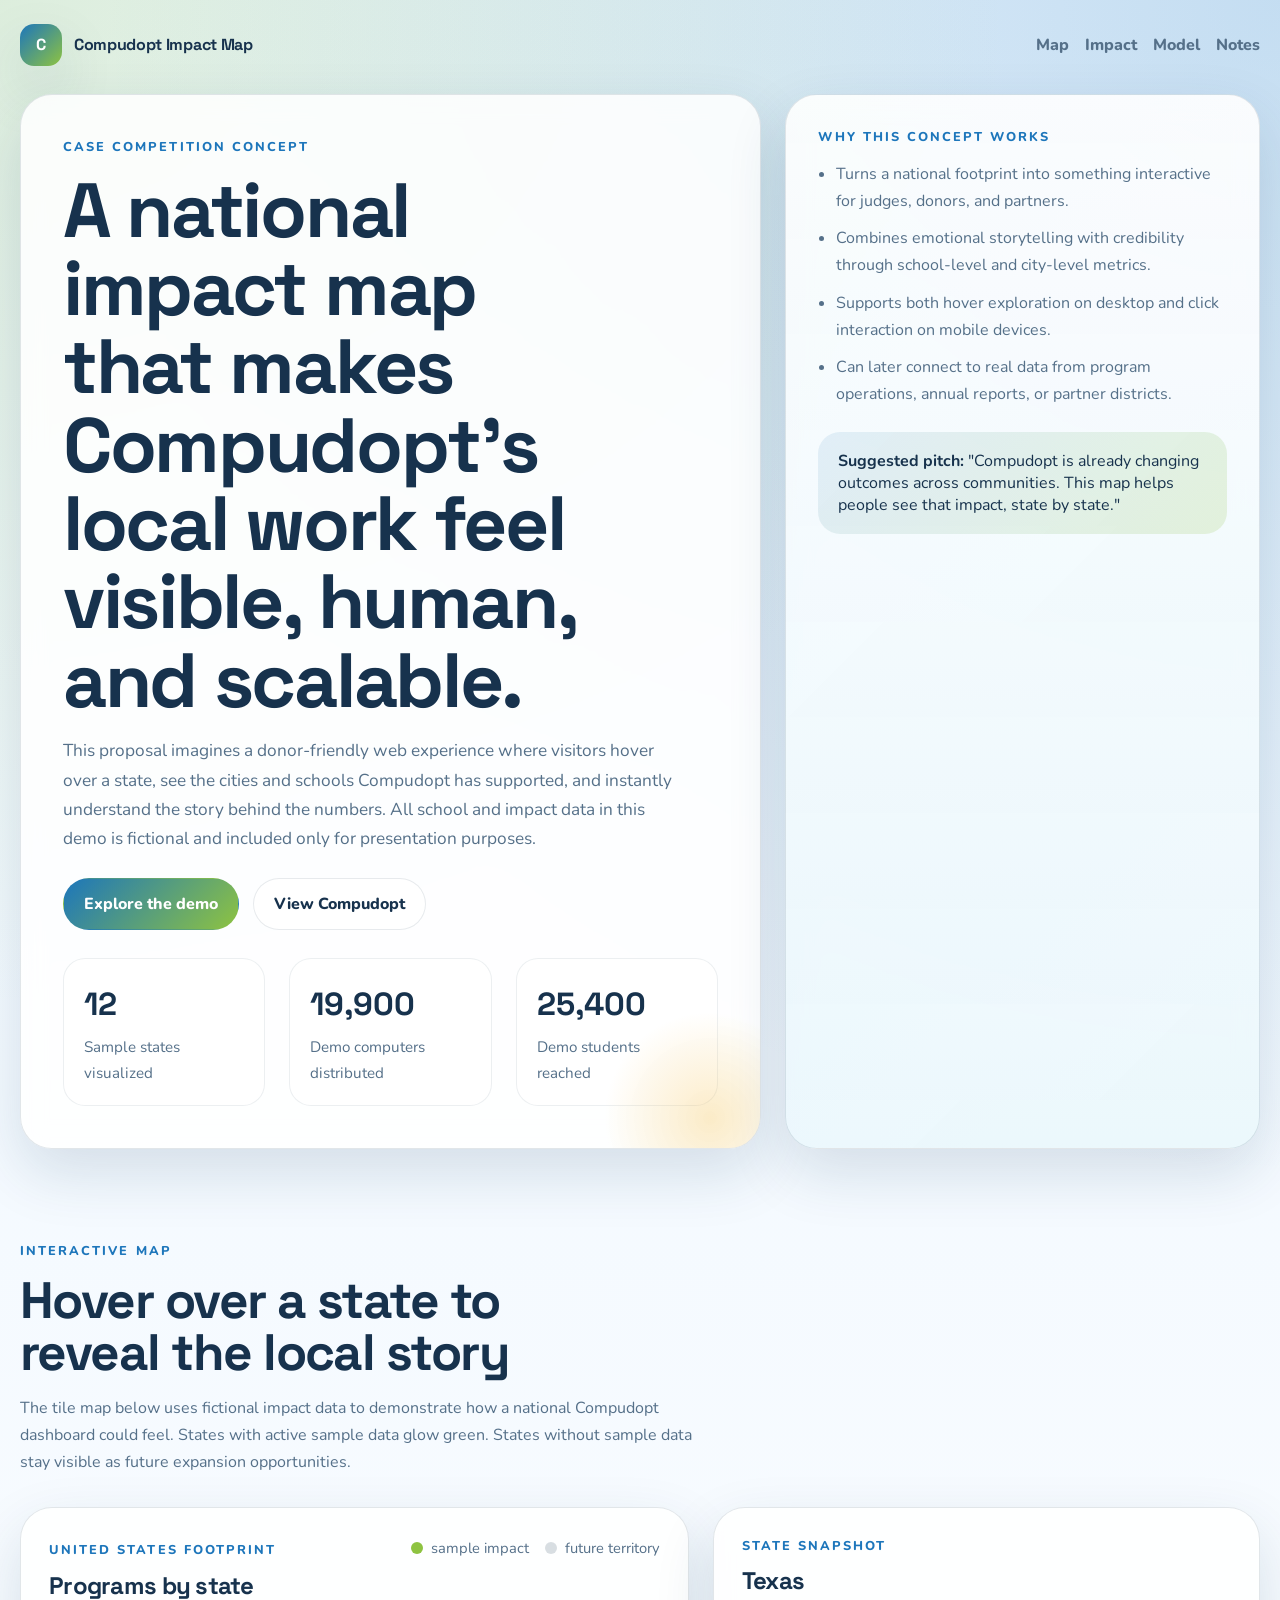
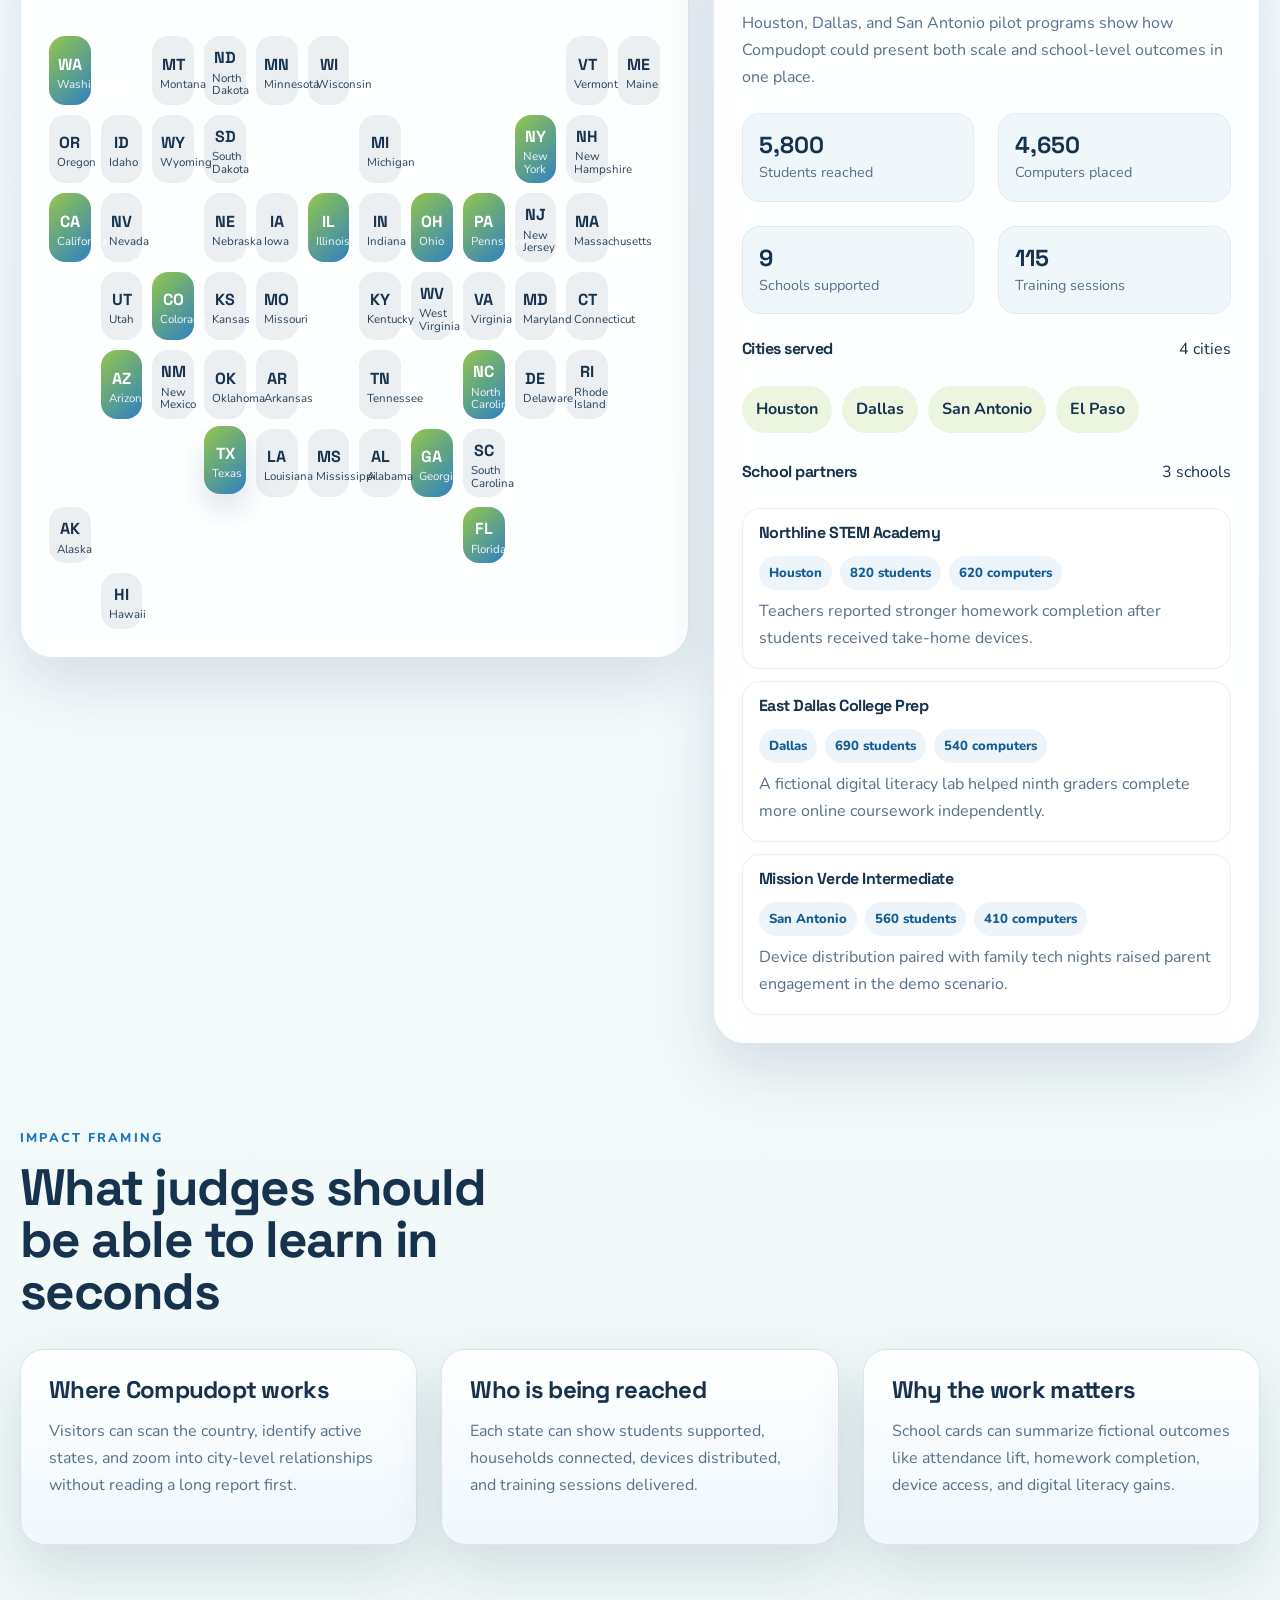
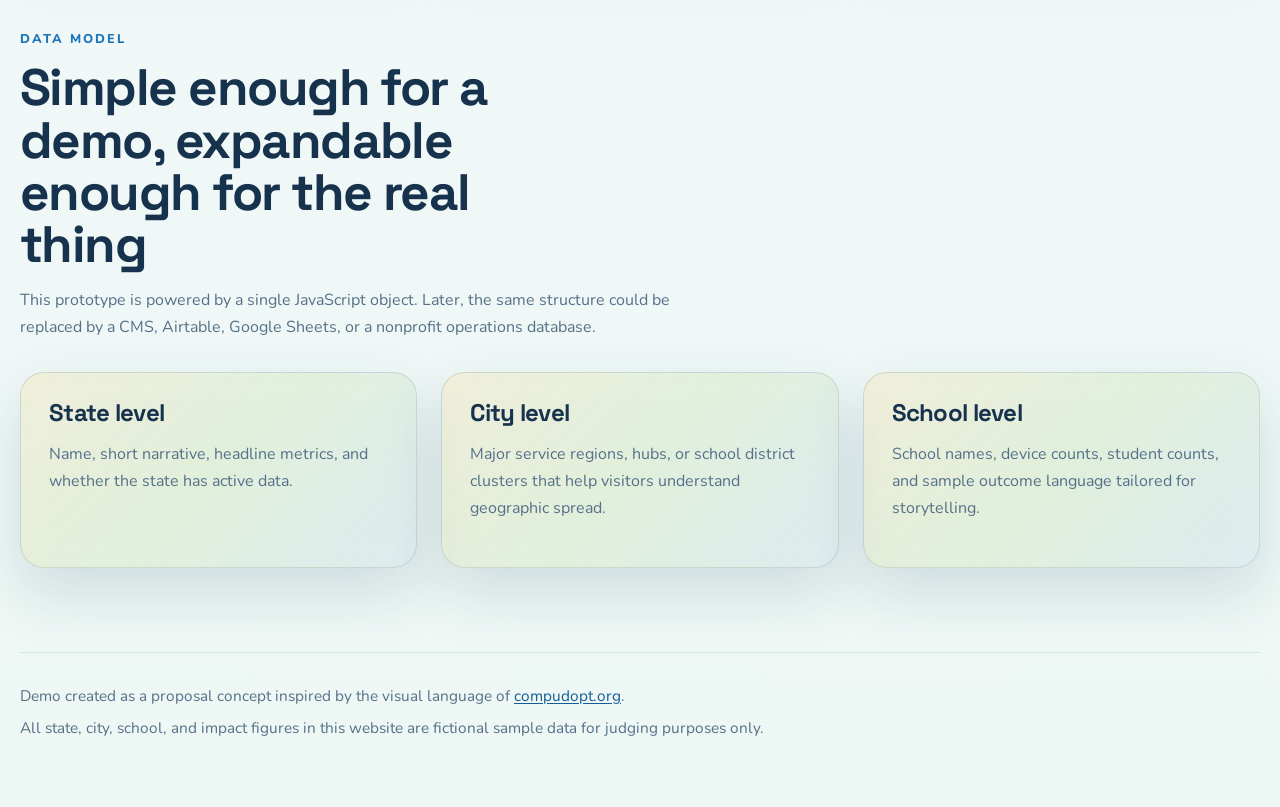
<file: compudopt-demo.html>
<!DOCTYPE html>
<html lang="en">
<head>
  <meta charset="UTF-8">
  <meta name="viewport" content="width=device-width, initial-scale=1.0">
  <title>Compudopt Impact Map Demo</title>
  <meta
    name="description"
    content="A Compudopt-inspired concept site that visualizes fictional nationwide impact data by state, city, and school."
  >
  <link rel="preconnect" href="https://fonts.googleapis.com">
  <link rel="preconnect" href="https://fonts.gstatic.com" crossorigin>
  <link href="https://fonts.googleapis.com/css2?family=Nunito:wght@400;600;700;800&family=Space+Grotesk:wght@500;700&display=swap" rel="stylesheet">
  <link rel="stylesheet" href="./compudopt-demo.css">
</head>
<body>
  <div class="site-shell">
    <header class="hero" id="top">
      <nav class="topbar">
        <a class="brand" href="#top">
          <span class="brand-mark">C</span>
          <span>Compudopt Impact Map</span>
        </a>

        <div class="nav-links">
          <a href="#map">Map</a>
          <a href="#impact">Impact</a>
          <a href="#model">Model</a>
          <a href="#footer">Notes</a>
        </div>
      </nav>

      <section class="hero-grid">
        <div class="hero-copy">
          <p class="eyebrow">Case competition concept</p>
          <h1>A national impact map that makes Compudopt's local work feel visible, human, and scalable.</h1>
          <p class="lede">
            This proposal imagines a donor-friendly web experience where visitors hover over a state,
            see the cities and schools Compudopt has supported, and instantly understand the story behind
            the numbers. All school and impact data in this demo is fictional and included only for presentation purposes.
          </p>

          <div class="hero-actions">
            <a class="button button-primary" href="#map">Explore the demo</a>
            <a class="button button-secondary" href="https://www.compudopt.org/" target="_blank" rel="noreferrer">View Compudopt</a>
          </div>

          <div class="hero-metrics">
            <article class="metric-card">
              <span class="metric-value" id="total-states">12</span>
              <span class="metric-label">Sample states visualized</span>
            </article>
            <article class="metric-card">
              <span class="metric-value" id="total-computers">19,550</span>
              <span class="metric-label">Demo computers distributed</span>
            </article>
            <article class="metric-card">
              <span class="metric-value" id="total-students">24,400</span>
              <span class="metric-label">Demo students reached</span>
            </article>
          </div>
        </div>

        <aside class="hero-panel">
          <p class="panel-label">Why this concept works</p>
          <ul class="story-list">
            <li>Turns a national footprint into something interactive for judges, donors, and partners.</li>
            <li>Combines emotional storytelling with credibility through school-level and city-level metrics.</li>
            <li>Supports both hover exploration on desktop and click interaction on mobile devices.</li>
            <li>Can later connect to real data from program operations, annual reports, or partner districts.</li>
          </ul>
          <div class="panel-band">
            <strong>Suggested pitch:</strong> "Compudopt is already changing outcomes across communities. This map helps people see that impact, state by state."
          </div>
        </aside>
      </section>
    </header>

    <main>
      <section class="section map-section" id="map">
        <div class="section-heading">
          <p class="eyebrow">Interactive map</p>
          <h2>Hover over a state to reveal the local story</h2>
          <p>
            The tile map below uses fictional impact data to demonstrate how a national Compudopt dashboard could feel.
            States with active sample data glow green. States without sample data stay visible as future expansion opportunities.
          </p>
        </div>

        <div class="map-layout">
          <div class="map-card">
            <div class="map-card-header">
              <div>
                <p class="mini-label">United States footprint</p>
                <h3>Programs by state</h3>
              </div>
              <div class="legend">
                <span><i class="legend-dot legend-dot-active"></i> sample impact</span>
                <span><i class="legend-dot legend-dot-idle"></i> future territory</span>
              </div>
            </div>

            <div class="tile-map" id="tile-map" aria-label="Interactive United States tile map"></div>
          </div>

          <aside class="detail-panel" id="detail-panel" aria-live="polite">
            <p class="mini-label">State snapshot</p>
            <h3 id="state-name">Texas</h3>
            <p class="detail-summary" id="state-summary">
              Fictional pilot data for major metro partnerships, school distributions, and student reach.
            </p>

            <div class="detail-metrics" id="detail-metrics"></div>

            <section class="detail-block">
              <div class="detail-block-heading">
                <h4>Cities served</h4>
                <span id="city-count">0 cities</span>
              </div>
              <div class="chip-row" id="city-list"></div>
            </section>

            <section class="detail-block">
              <div class="detail-block-heading">
                <h4>School partners</h4>
                <span id="school-count">0 schools</span>
              </div>
              <div class="school-list" id="school-list"></div>
            </section>
          </aside>
        </div>
      </section>

      <section class="section" id="impact">
        <div class="section-heading">
          <p class="eyebrow">Impact framing</p>
          <h2>What judges should be able to learn in seconds</h2>
        </div>

        <div class="insight-grid">
          <article class="insight-card">
            <h3>Where Compudopt works</h3>
            <p>Visitors can scan the country, identify active states, and zoom into city-level relationships without reading a long report first.</p>
          </article>
          <article class="insight-card">
            <h3>Who is being reached</h3>
            <p>Each state can show students supported, households connected, devices distributed, and training sessions delivered.</p>
          </article>
          <article class="insight-card">
            <h3>Why the work matters</h3>
            <p>School cards can summarize fictional outcomes like attendance lift, homework completion, device access, and digital literacy gains.</p>
          </article>
        </div>
      </section>

      <section class="section accent-section" id="model">
        <div class="section-heading">
          <p class="eyebrow">Data model</p>
          <h2>Simple enough for a demo, expandable enough for the real thing</h2>
          <p>
            This prototype is powered by a single JavaScript object. Later, the same structure could be replaced by a CMS,
            Airtable, Google Sheets, or a nonprofit operations database.
          </p>
        </div>

        <div class="model-grid">
          <article class="model-card">
            <h3>State level</h3>
            <p>Name, short narrative, headline metrics, and whether the state has active data.</p>
          </article>
          <article class="model-card">
            <h3>City level</h3>
            <p>Major service regions, hubs, or school district clusters that help visitors understand geographic spread.</p>
          </article>
          <article class="model-card">
            <h3>School level</h3>
            <p>School names, device counts, student counts, and sample outcome language tailored for storytelling.</p>
          </article>
        </div>
      </section>
    </main>

    <footer class="footer" id="footer">
      <p>Demo created as a proposal concept inspired by the visual language of <a href="https://www.compudopt.org/" target="_blank" rel="noreferrer">compudopt.org</a>.</p>
      <p>All state, city, school, and impact figures in this website are fictional sample data for judging purposes only.</p>
    </footer>
  </div>

  <script src="./compudopt-demo.js"></script>
</body>
</html>
</file>
<file: compudopt-demo.css>
:root {
  --sky: #1d76bb;
  --sky-deep: #125d96;
  --leaf: #8ec341;
  --leaf-deep: #6d9f28;
  --sun: #f6c55c;
  --ink: #17324d;
  --muted: #557089;
  --paper: #f6fbff;
  --paper-strong: #ffffff;
  --panel: rgba(255, 255, 255, 0.86);
  --line: rgba(23, 50, 77, 0.12);
  --shadow: 0 24px 60px rgba(12, 59, 95, 0.14);
  --radius-xl: 32px;
  --radius-lg: 24px;
  --radius-md: 18px;
}

* {
  box-sizing: border-box;
}

html {
  scroll-behavior: smooth;
}

body {
  margin: 0;
  font-family: "Nunito", sans-serif;
  color: var(--ink);
  background:
    radial-gradient(circle at top left, rgba(142, 195, 65, 0.18), transparent 24%),
    radial-gradient(circle at top right, rgba(29, 118, 187, 0.2), transparent 28%),
    linear-gradient(180deg, #eef7ff 0%, #f7fbff 40%, #edf7f4 100%);
}

a {
  color: var(--sky-deep);
  text-underline-offset: 0.15em;
}

button,
input,
textarea,
select {
  font: inherit;
}

.site-shell {
  width: min(1240px, calc(100% - 32px));
  margin: 0 auto;
  padding-bottom: 48px;
}

.hero {
  padding: 24px 0 20px;
}

.topbar {
  display: flex;
  justify-content: space-between;
  align-items: center;
  gap: 18px;
  margin-bottom: 28px;
}

.brand,
.nav-links a {
  text-decoration: none;
}

.brand {
  display: inline-flex;
  align-items: center;
  gap: 12px;
  color: var(--ink);
  font-family: "Space Grotesk", sans-serif;
  font-weight: 700;
  letter-spacing: -0.02em;
}

.brand-mark {
  display: inline-grid;
  place-items: center;
  width: 42px;
  height: 42px;
  border-radius: 14px;
  background: linear-gradient(135deg, var(--sky), var(--leaf));
  color: white;
  box-shadow: var(--shadow);
}

.nav-links {
  display: flex;
  flex-wrap: wrap;
  gap: 16px;
}

.nav-links a {
  font-weight: 800;
  color: var(--muted);
}

.hero-grid,
.map-layout,
.insight-grid,
.model-grid,
.detail-metrics,
.hero-metrics {
  display: grid;
  gap: 24px;
}

.hero-grid {
  grid-template-columns: 1.25fr 0.8fr;
  align-items: stretch;
}

.hero-copy,
.hero-panel,
.map-card,
.detail-panel,
.insight-card,
.model-card {
  background: var(--panel);
  border: 1px solid var(--line);
  box-shadow: var(--shadow);
  backdrop-filter: blur(12px);
}

.hero-copy,
.hero-panel,
.map-card,
.detail-panel {
  border-radius: var(--radius-xl);
}

.hero-copy {
  padding: 42px;
  position: relative;
  overflow: hidden;
}

.hero-copy::after {
  content: "";
  position: absolute;
  inset: auto -60px -80px auto;
  width: 220px;
  height: 220px;
  border-radius: 50%;
  background: radial-gradient(circle, rgba(246, 197, 92, 0.34), transparent 68%);
}

.hero-panel {
  padding: 32px;
  background:
    linear-gradient(180deg, rgba(255, 255, 255, 0.92), rgba(236, 248, 255, 0.88)),
    linear-gradient(135deg, rgba(29, 118, 187, 0.08), rgba(142, 195, 65, 0.12));
}

.eyebrow,
.panel-label,
.mini-label {
  margin: 0 0 12px;
  text-transform: uppercase;
  letter-spacing: 0.16em;
  font-size: 0.8rem;
  font-weight: 800;
  color: var(--sky);
}

h1,
h2,
h3,
h4 {
  margin: 0 0 14px;
  font-family: "Space Grotesk", sans-serif;
  letter-spacing: -0.03em;
  line-height: 1.02;
}

h1 {
  font-size: clamp(2.8rem, 6vw, 5.4rem);
  max-width: 11ch;
}

h2 {
  font-size: clamp(2rem, 4vw, 3.3rem);
  max-width: 16ch;
}

h3 {
  font-size: 1.5rem;
}

h4 {
  font-size: 1rem;
}

p,
li,
span {
  line-height: 1.7;
}

p,
li {
  color: var(--muted);
}

.lede {
  max-width: 62ch;
  font-size: 1.08rem;
}

.hero-actions {
  display: flex;
  flex-wrap: wrap;
  gap: 14px;
  margin: 24px 0 28px;
}

.button {
  display: inline-flex;
  align-items: center;
  justify-content: center;
  padding: 14px 20px;
  border-radius: 999px;
  border: 1px solid transparent;
  font-weight: 800;
  text-decoration: none;
}

.button-primary {
  background: linear-gradient(135deg, var(--sky), var(--leaf));
  color: white;
}

.button-secondary {
  background: rgba(255, 255, 255, 0.78);
  color: var(--ink);
  border-color: rgba(23, 50, 77, 0.1);
}

.hero-metrics {
  grid-template-columns: repeat(3, minmax(0, 1fr));
}

.metric-card {
  position: relative;
  padding: 18px 20px;
  border-radius: 22px;
  background: rgba(255, 255, 255, 0.82);
  border: 1px solid rgba(23, 50, 77, 0.08);
}

.metric-value {
  display: block;
  font-family: "Space Grotesk", sans-serif;
  font-size: 2rem;
  font-weight: 700;
  color: var(--ink);
}

.metric-label {
  display: block;
  margin-top: 4px;
  font-size: 0.95rem;
  color: var(--muted);
}

.story-list {
  margin: 0;
  padding-left: 18px;
}

.story-list li + li {
  margin-top: 10px;
}

.panel-band {
  margin-top: 24px;
  padding: 18px 20px;
  border-radius: 22px;
  background: linear-gradient(135deg, rgba(29, 118, 187, 0.1), rgba(142, 195, 65, 0.18));
  color: var(--ink);
}

.section {
  padding: 72px 0 12px;
}

.section-heading {
  max-width: 760px;
  margin-bottom: 30px;
}

.section-heading h2 + p {
  max-width: 68ch;
}

.map-layout {
  grid-template-columns: 1.1fr 0.9fr;
  align-items: start;
}

.map-card,
.detail-panel {
  padding: 28px;
}

.map-card {
  overflow-x: auto;
}

.map-card-header,
.detail-block-heading {
  display: flex;
  justify-content: space-between;
  gap: 16px;
  align-items: baseline;
}

.legend {
  display: flex;
  flex-wrap: wrap;
  gap: 16px;
  color: var(--muted);
  font-size: 0.92rem;
}

.legend span {
  display: inline-flex;
  align-items: center;
  gap: 8px;
}

.legend-dot {
  width: 12px;
  height: 12px;
  border-radius: 999px;
}

.legend-dot-active {
  background: var(--leaf);
}

.legend-dot-idle {
  background: rgba(23, 50, 77, 0.16);
}

.tile-map {
  display: grid;
  grid-template-columns: repeat(12, minmax(34px, 1fr));
  gap: 10px;
  margin-top: 24px;
}

.state-tile {
  min-height: 54px;
  border: 0;
  border-radius: 16px;
  padding: 8px;
  background: rgba(23, 50, 77, 0.08);
  color: var(--ink);
  cursor: pointer;
  transition: transform 150ms ease, box-shadow 150ms ease, background 150ms ease;
}

.state-tile:hover,
.state-tile:focus-visible,
.state-tile.is-selected {
  transform: translateY(-3px);
  box-shadow: 0 16px 28px rgba(17, 71, 112, 0.14);
  outline: none;
}

.state-tile[data-active="true"] {
  background: linear-gradient(135deg, rgba(142, 195, 65, 0.94), rgba(29, 118, 187, 0.92));
  color: white;
}

.state-tile[data-active="false"] {
  background: rgba(23, 50, 77, 0.08);
}

.state-tile-name {
  display: block;
  font-size: 0.72rem;
  line-height: 1.1;
  opacity: 0.92;
}

.state-tile-code {
  display: block;
  font-family: "Space Grotesk", sans-serif;
  font-size: 1rem;
  font-weight: 700;
}

.detail-summary {
  margin-bottom: 22px;
}

.detail-metrics {
  grid-template-columns: repeat(2, minmax(0, 1fr));
  margin-bottom: 22px;
}

.detail-metric {
  padding: 16px;
  border-radius: 18px;
  background: rgba(29, 118, 187, 0.06);
  border: 1px solid rgba(29, 118, 187, 0.08);
}

.detail-metric strong {
  display: block;
  font-family: "Space Grotesk", sans-serif;
  font-size: 1.45rem;
  color: var(--ink);
}

.detail-metric span {
  font-size: 0.9rem;
  color: var(--muted);
}

.detail-block + .detail-block {
  margin-top: 26px;
}

.chip-row {
  display: flex;
  flex-wrap: wrap;
  gap: 10px;
  margin-top: 14px;
}

.chip {
  display: inline-flex;
  align-items: center;
  padding: 10px 14px;
  border-radius: 999px;
  background: rgba(142, 195, 65, 0.16);
  color: var(--ink);
  font-weight: 700;
}

.school-list {
  display: grid;
  gap: 12px;
  margin-top: 14px;
}

.school-card {
  padding: 16px;
  border-radius: 18px;
  background: rgba(255, 255, 255, 0.76);
  border: 1px solid rgba(23, 50, 77, 0.08);
}

.school-meta {
  display: flex;
  flex-wrap: wrap;
  gap: 8px;
  margin: 10px 0 8px;
}

.school-pill {
  padding: 6px 10px;
  border-radius: 999px;
  background: rgba(29, 118, 187, 0.08);
  font-size: 0.82rem;
  font-weight: 800;
  color: var(--sky-deep);
}

.school-card p {
  margin: 0;
}

.insight-grid,
.model-grid {
  grid-template-columns: repeat(3, minmax(0, 1fr));
}

.insight-card,
.model-card {
  padding: 28px;
  border-radius: var(--radius-lg);
}

.insight-card {
  background:
    linear-gradient(180deg, rgba(255, 255, 255, 0.92), rgba(240, 248, 255, 0.82));
}

.accent-section {
  padding-bottom: 36px;
}

.model-card {
  background:
    linear-gradient(135deg, rgba(246, 197, 92, 0.18), rgba(142, 195, 65, 0.14), rgba(29, 118, 187, 0.08));
}

.footer {
  margin-top: 48px;
  padding: 24px 0 12px;
  border-top: 1px solid rgba(23, 50, 77, 0.1);
}

.footer p {
  margin: 6px 0;
  font-size: 0.96rem;
}

@media (max-width: 1040px) {
  .hero-grid,
  .map-layout,
  .insight-grid,
  .model-grid {
    grid-template-columns: 1fr;
  }
}

@media (max-width: 760px) {
  .site-shell {
    width: min(100% - 20px, 1240px);
  }

  .topbar,
  .map-card-header,
  .detail-block-heading {
    flex-direction: column;
    align-items: flex-start;
  }

  .hero-copy,
  .hero-panel,
  .map-card,
  .detail-panel,
  .insight-card,
  .model-card {
    padding: 22px;
  }

  .hero-metrics,
  .detail-metrics {
    grid-template-columns: 1fr;
  }

  .tile-map {
    min-width: 720px;
  }
}
</file>
